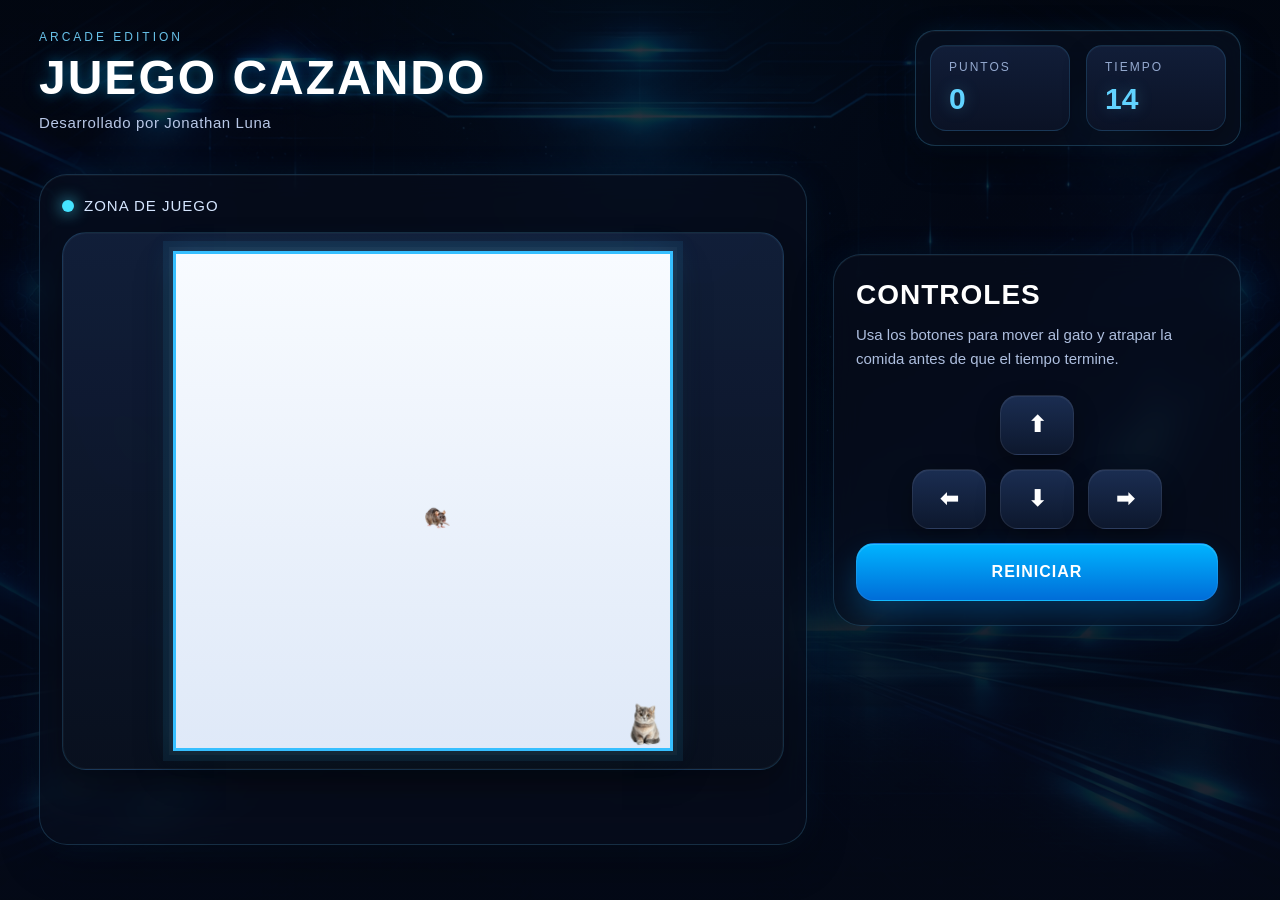
<file: index.html>
<!DOCTYPE html>
<html lang="es">
<head>
  <meta charset="UTF-8">
  <meta name="viewport" content="width=device-width, initial-scale=1.0">
  <title>Juego Cazando</title>
  <link rel="stylesheet" href="cazando.css">
</head>

<body onload="iniciarJuego();">
  <div class="fondo-overlay"></div>

  <main class="game-shell">
    <header class="topbar">
      <div class="brand">
        <p class="tag">Arcade Edition</p>
        <h1>Juego Cazando</h1>
        <p class="autor">Desarrollado por Jonathan Luna</p>
      </div>

      <div class="panel panel-top">
        <div class="stat-box">
          <span class="stat-label">Puntos</span>
          <span class="stat-value" id="puntos">0</span>
        </div>

        <div class="stat-box">
          <span class="stat-label">Tiempo</span>
          <span class="stat-value" id="tiempo">10</span>
        </div>
      </div>
    </header>

    <section class="game-layout">
      <div class="game-card">
        <div class="game-card-header">
          <span class="indicator"></span>
          <p>Zona de juego</p>
        </div>

        <div class="canvas-frame">
          <canvas id="juego" width="500" height="500"></canvas>
        </div>

        <p id="mensaje"></p>
      </div>

      <aside class="control-card">
        <h2>Controles</h2>
        <p class="control-text">Usa los botones para mover al gato y atrapar la comida antes de que el tiempo termine.</p>

        <div class="controles">
          <div class="fila fila-1">
            <button id="btnArriba">⬆</button>
          </div>

          <div class="fila fila-2">
            <button id="btnIzquierda">⬅</button>
            <button id="btnAbajo">⬇</button>
            <button id="btnDerecha">➡</button>
          </div>

          <div class="fila fila-3">
            <button id="btnReiniciar">Reiniciar</button>
          </div>
        </div>
      </aside>
    </section>
  </main>

  <script src="utils.js"></script>
  <script src="cazando.js"></script>
</body>
</html>
</file>
<file: cazando.css>
* {
  box-sizing: border-box;
}

body {
  margin: 0;
  min-height: 100vh;
  font-family: Arial, sans-serif;
  color: #f5f9ff;
  background-image: url("fondoFuturista.png");
  background-size: cover;
  background-position: center;
  background-repeat: no-repeat;
  background-attachment: fixed;
  position: relative;
  overflow-x: hidden;
}

.fondo-overlay {
  position: fixed;
  inset: 0;
  background:
    linear-gradient(180deg, rgba(2, 8, 20, 0.82) 0%, rgba(4, 10, 24, 0.90) 100%),
    radial-gradient(circle at top, rgba(0, 174, 255, 0.18), transparent 35%);
  z-index: 0;
}

.game-shell {
  position: relative;
  z-index: 1;
  max-width: 1250px;
  margin: 0 auto;
  padding: 30px 24px 40px;
}

.topbar {
  display: flex;
  justify-content: space-between;
  align-items: flex-start;
  gap: 24px;
  margin-bottom: 28px;
  flex-wrap: wrap;
}

.brand {
  text-align: left;
}

.tag {
  margin: 0 0 10px;
  font-size: 12px;
  letter-spacing: 3px;
  text-transform: uppercase;
  color: #73d5ff;
  opacity: 0.9;
}

h1 {
  margin: 0;
  font-size: 48px;
  line-height: 1;
  text-transform: uppercase;
  letter-spacing: 2px;
  font-weight: 800;
  color: #ffffff;
  text-shadow:
    0 0 12px rgba(0, 183, 255, 0.35),
    0 0 28px rgba(0, 183, 255, 0.18);
}

.autor {
  margin: 12px 0 0;
  font-size: 15px;
  color: #b8c7e6;
  letter-spacing: 0.6px;
}

.panel-top {
  display: flex;
  gap: 16px;
  flex-wrap: wrap;
}

.panel {
  background: rgba(10, 18, 34, 0.62);
  border: 1px solid rgba(89, 198, 255, 0.22);
  border-radius: 20px;
  padding: 14px;
  backdrop-filter: blur(12px);
  box-shadow:
    inset 0 1px 0 rgba(255, 255, 255, 0.04),
    0 12px 35px rgba(0, 0, 0, 0.28),
    0 0 22px rgba(0, 153, 255, 0.10);
}

.stat-box {
  min-width: 140px;
  padding: 14px 18px;
  border-radius: 16px;
  background: linear-gradient(180deg, rgba(18, 31, 58, 0.95) 0%, rgba(11, 19, 38, 0.95) 100%);
  border: 1px solid rgba(76, 191, 255, 0.16);
  text-align: left;
  box-shadow:
    inset 0 1px 0 rgba(255, 255, 255, 0.04),
    0 10px 24px rgba(0, 0, 0, 0.22);
}

.stat-label {
  display: block;
  font-size: 12px;
  text-transform: uppercase;
  letter-spacing: 2px;
  color: #94a9cf;
  margin-bottom: 8px;
}

.stat-value {
  display: block;
  font-size: 30px;
  font-weight: 800;
  color: #61d3ff;
  text-shadow: 0 0 16px rgba(97, 211, 255, 0.25);
}

.game-layout {
  display: grid;
  grid-template-columns: 1.6fr 0.85fr;
  gap: 26px;
  align-items: start;
}

.game-card,
.control-card {
  background: rgba(8, 14, 28, 0.68);
  border: 1px solid rgba(103, 205, 255, 0.18);
  border-radius: 28px;
  backdrop-filter: blur(14px);
  box-shadow:
    inset 0 1px 0 rgba(255, 255, 255, 0.04),
    0 18px 40px rgba(0, 0, 0, 0.30),
    0 0 35px rgba(0, 153, 255, 0.08);
}

.game-card {
  padding: 22px;
}

.game-card-header {
  display: flex;
  align-items: center;
  gap: 10px;
  margin-bottom: 18px;
}

.game-card-header p {
  margin: 0;
  color: #d5e6ff;
  font-size: 15px;
  letter-spacing: 1px;
  text-transform: uppercase;
}

.indicator {
  width: 12px;
  height: 12px;
  border-radius: 50%;
  background: #45e3ff;
  box-shadow: 0 0 16px rgba(69, 227, 255, 0.9);
}

.canvas-frame {
  padding: 18px;
  border-radius: 24px;
  background:
    linear-gradient(180deg, rgba(19, 33, 61, 0.88) 0%, rgba(9, 17, 31, 0.94) 100%);
  border: 1px solid rgba(80, 196, 255, 0.16);
  box-shadow:
    inset 0 0 0 1px rgba(255, 255, 255, 0.03),
    0 16px 30px rgba(0, 0, 0, 0.30);
}

canvas {
  display: block;
  width: 100%;
  max-width: 500px;
  height: auto;
  margin: 0 auto;
  background: linear-gradient(180deg, #f8fbff 0%, #dfe9f8 100%);
  border: 3px solid #36bfff;
  border-radius: 0;
  box-shadow:
    0 0 0 4px rgba(255, 255, 255, 0.03),
    0 0 0 10px rgba(54, 191, 255, 0.08),
    0 18px 34px rgba(0, 0, 0, 0.40),
    0 0 26px rgba(54, 191, 255, 0.18);
}

.control-card {
  padding: 24px 22px;
  text-align: left;
  margin-top: 80px;
}

.control-card h2 {
  margin: 0 0 12px;
  font-size: 28px;
  color: #ffffff;
  text-transform: uppercase;
  letter-spacing: 1px;
}

.control-text {
  margin: 0 0 24px;
  color: #aebfdf;
  font-size: 15px;
  line-height: 1.6;
}

.controles {
  display: flex;
  flex-direction: column;
  gap: 14px;
}

.fila {
  display: flex;
  justify-content: center;
  gap: 14px;
}

button {
  min-width: 74px;
  min-height: 60px;
  padding: 14px 18px;
  font-size: 22px;
  font-weight: 800;
  color: #ffffff;
  border: 1px solid rgba(255, 255, 255, 0.08);
  border-radius: 18px;
  cursor: pointer;
  background: linear-gradient(180deg, rgba(27, 46, 83, 0.98) 0%, rgba(13, 24, 46, 0.98) 100%);
  box-shadow:
    inset 0 1px 0 rgba(255, 255, 255, 0.06),
    0 10px 24px rgba(0, 0, 0, 0.32);
  transition: transform 0.18s ease, box-shadow 0.18s ease, background 0.18s ease, border-color 0.18s ease;
}

button:hover {
  transform: translateY(-3px);
  border-color: rgba(98, 213, 255, 0.45);
  background: linear-gradient(180deg, rgba(35, 89, 160, 1) 0%, rgba(18, 53, 102, 1) 100%);
  box-shadow:
    inset 0 1px 0 rgba(255, 255, 255, 0.08),
    0 14px 28px rgba(0, 153, 255, 0.18);
}

button:active {
  transform: scale(0.96);
}

#btnReiniciar {
  min-width: 100%;
  min-height: 58px;
  font-size: 16px;
  letter-spacing: 1px;
  text-transform: uppercase;
  background: linear-gradient(180deg, #00b4ff 0%, #006dd8 100%);
  box-shadow:
    inset 0 1px 0 rgba(255, 255, 255, 0.15),
    0 14px 28px rgba(0, 153, 255, 0.24);
}

#btnReiniciar:hover {
  background: linear-gradient(180deg, #39c6ff 0%, #0088f0 100%);
}

#mensaje {
  min-height: 34px;
  margin: 18px 0 0;
  text-align: center;
  font-size: 22px;
  font-weight: 800;
  color: #ffd85e;
  letter-spacing: 0.5px;
  text-shadow:
    0 0 10px rgba(255, 216, 94, 0.24),
    0 0 22px rgba(255, 216, 94, 0.14);
}

@media (max-width: 980px) {
  .game-layout {
    grid-template-columns: 1fr;
  }

  .control-card {
    text-align: center;
    margin-top: 0;
  }

  .topbar {
    flex-direction: column;
    align-items: stretch;
  }

  .brand {
    text-align: center;
  }

  .panel-top {
    justify-content: center;
  }
}

@media (max-width: 600px) {
  body {
    background-attachment: scroll;
  }

  .game-shell {
    padding: 20px 14px 30px;
  }

  h1 {
    font-size: 34px;
  }

  .canvas-frame {
    padding: 12px;
  }

  .stat-box {
    min-width: 120px;
  }

  button {
    min-width: 64px;
    min-height: 56px;
    font-size: 20px;
  }
}
</file>
